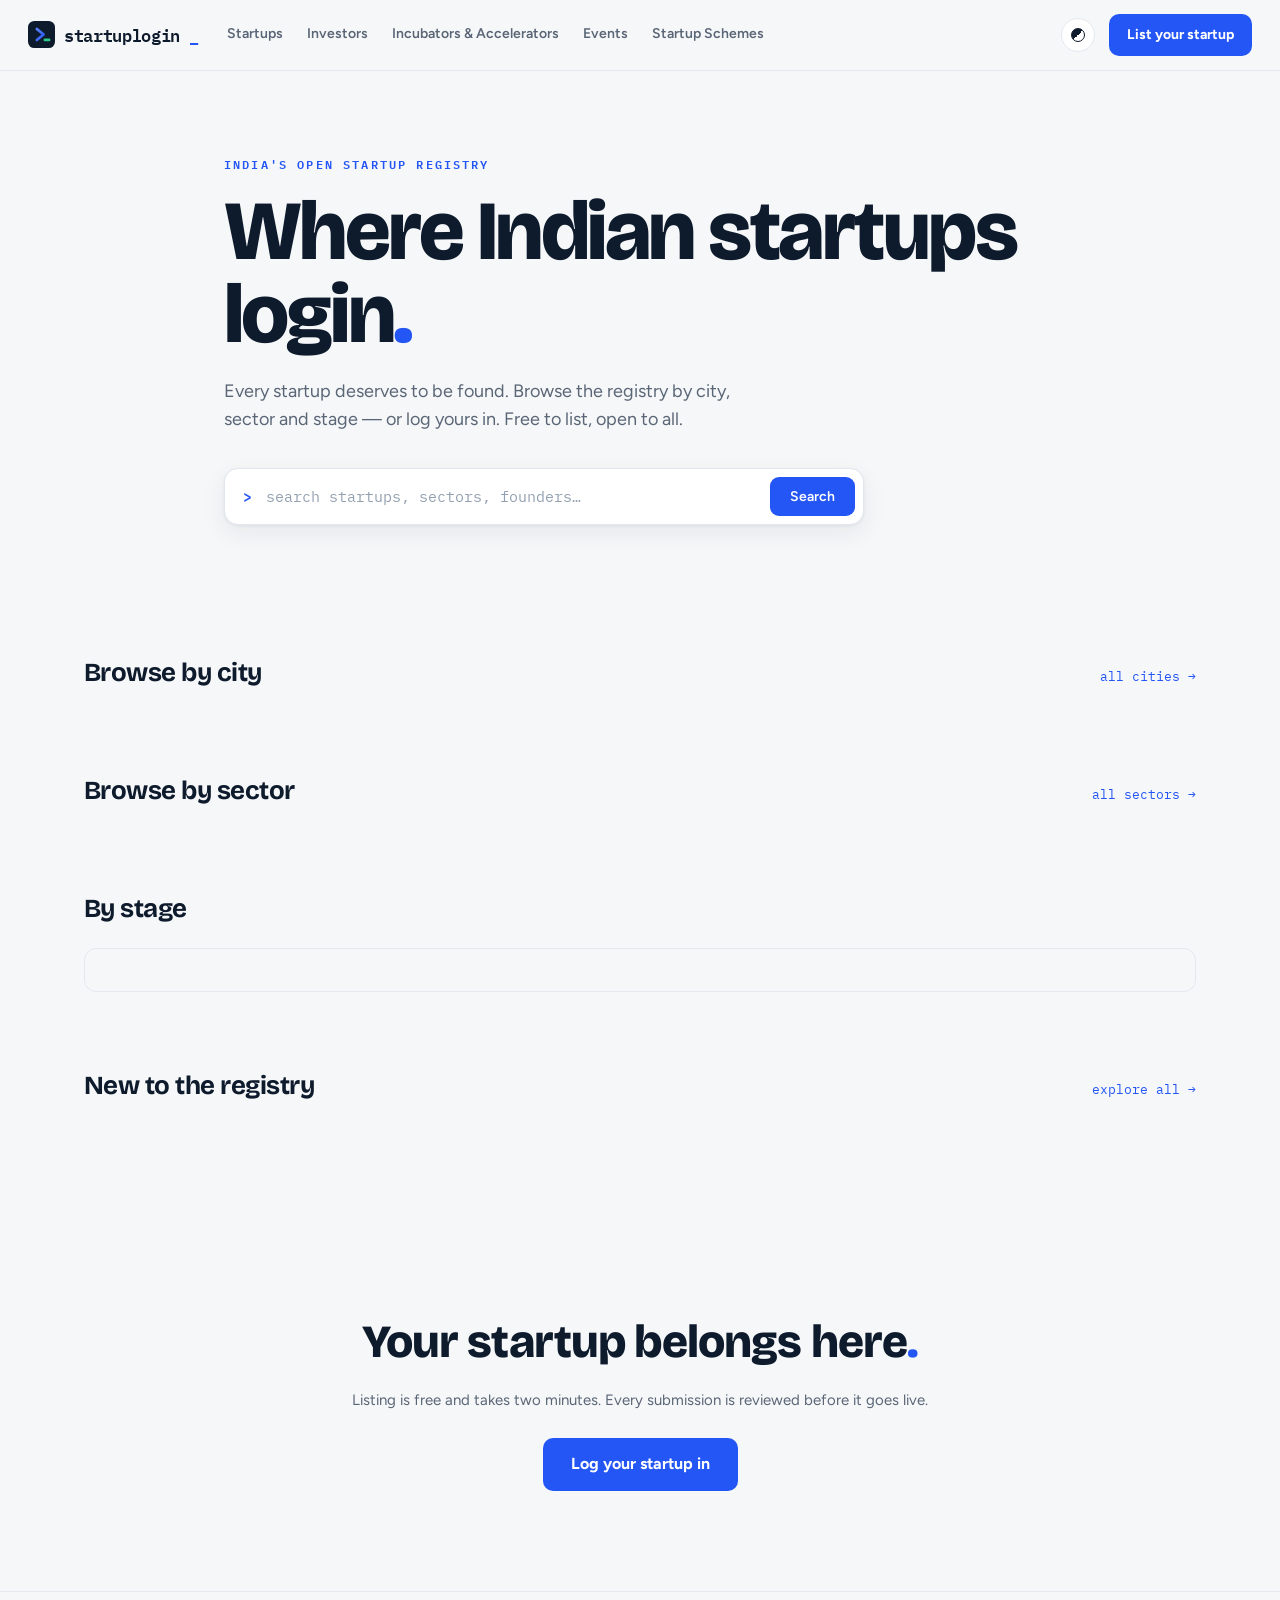
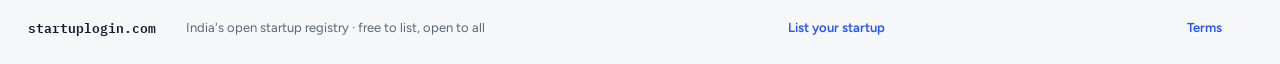
<file: index.html>
<!DOCTYPE html>
<html lang="en">
<head>
<meta charset="UTF-8">
<meta name="viewport" content="width=device-width, initial-scale=1.0">
<title>Startup Login — Where Indian Startups Log In</title>
<meta name="description" content="Startup Login is India's open startup registry. Discover startups and investors across 25+ Indian cities by city, sector and stage — and log your startup in for free.">
<meta property="og:title" content="Startup Login — Where Indian Startups Log In">
<meta property="og:description" content="India's open startup registry. Browse by city, sector and stage. Free to list, open to all.">
<meta property="og:type" content="website">
<meta property="og:url" content="https://startuplogin.com/">
<meta property="og:image" content="https://startuplogin.com/assets/og-image.png">
<meta property="og:site_name" content="Startup Login">
<meta name="twitter:card" content="summary_large_image">
<meta name="twitter:title" content="Startup Login — Where Indian Startups Log In">
<meta name="twitter:description" content="India's open startup registry. Browse startups, investors, incubators and events by city, sector and stage. Free to list.">
<meta name="twitter:image" content="https://startuplogin.com/assets/og-image.png">
<meta name="keywords" content="Indian startups, startup directory India, startup registry, startups in Bengaluru, startups in Hyderabad, Indian VC funds, angel investors India, incubators India, accelerators India, startup events India, list your startup">
<link rel="canonical" href="https://startuplogin.com/">
<link rel="icon" href="assets/favicon.svg" type="image/svg+xml">
<script type="application/ld+json">
{
  "@context": "https://schema.org",
  "@graph": [
    {
      "@type": "WebSite",
      "@id": "https://startuplogin.com/#website",
      "url": "https://startuplogin.com/",
      "name": "Startup Login",
      "description": "India's open startup registry — discover startups, investors, incubators and events across Indian cities.",
      "publisher": { "@id": "https://startuplogin.com/#org" },
      "inLanguage": "en"
    },
    {
      "@type": "Organization",
      "@id": "https://startuplogin.com/#org",
      "name": "Startup Login",
      "url": "https://startuplogin.com/",
      "logo": "https://startuplogin.com/assets/logo-mark.svg",
      "email": "support@startuplogin.com",
      "description": "The discovery platform for Indian startups: an open registry of startups, investors, incubators, accelerators and events, free to list and open to all.",
      "areaServed": "IN"
    },
    {
      "@type": "Dataset",
      "name": "Indian Startup Registry",
      "description": "Open directory of 800+ Indian startups plus investors, incubators, accelerators and startup events, browsable by city, sector and funding stage.",
      "url": "https://startuplogin.com/",
      "creator": { "@id": "https://startuplogin.com/#org" },
      "license": "https://startuplogin.com/",
      "spatialCoverage": "India"
    }
  ]
}
</script>
<link rel="preconnect" href="https://fonts.googleapis.com">
<link rel="preconnect" href="https://fonts.gstatic.com" crossorigin>
<link href="https://fonts.googleapis.com/css2?family=Bricolage+Grotesque:opsz,wght@12..96,400;12..96,600;12..96,700;12..96,800&family=Figtree:wght@400;500;600;700&family=IBM+Plex+Mono:wght@400;500;600&display=swap" rel="stylesheet">
<link rel="stylesheet" href="styles.css">
</head>
<body>

<noscript>
  <h1>Startup Login — India's open startup registry</h1>
  <p>Discover 800+ Indian startups, plus VC funds, angel networks, incubators,
  accelerators and startup events across Bengaluru, Hyderabad, Mumbai, Delhi,
  Gurugram, Pune, Chennai, Ahmedabad, Indore, Bhopal and more — filterable by
  city, sector and funding stage. Listing is free and open to all: submit your
  startup and it goes live after a quick review. Contact: support@startuplogin.com</p>
</noscript>

<header class="site-head">
  <a class="wordmark" href="#/"><svg class="logo-mark" viewBox="0 0 64 64" aria-hidden="true"><defs><linearGradient id="slgh" x1="0" y1="0" x2="1" y2="1"><stop offset="0" stop-color="#5b82ff"/><stop offset="1" stop-color="#2456f5"/></linearGradient></defs><rect width="64" height="64" rx="15" fill="#0e1b2c"/><path d="M21 19 L37 32 L21 45" fill="none" stroke="url(#slgh)" stroke-width="6.5" stroke-linecap="round" stroke-linejoin="round"/><line x1="40" y1="45" x2="50" y2="45" stroke="#2bc98a" stroke-width="6.5" stroke-linecap="round"/></svg>startuplogin<span class="cursor">_</span></a>
  <nav class="site-nav">
    <a href="#/startups" data-nav="startup">Startups</a>
    <a href="#/investors" data-nav="vc">Investors</a>
    <a href="#/incubators" data-nav="incubator">Incubators &amp; Accelerators</a>
    <a href="#/events" data-nav="event">Events</a>
    <a href="#/schemes" data-nav="scheme">Startup Schemes</a>
  </nav>
  <div class="head-actions">
    <button id="themeToggle" class="theme-toggle" aria-label="Switch theme" title="Switch theme">
      <span class="theme-dot"></span>
    </button>
    <a class="btn-cta" href="#/submit">List your startup</a>
  </div>
</header>

<main id="viewRoot">

  <!-- ============ HOME ============ -->
  <section id="homeView" class="view">
    <div class="hero">
      <p class="eyebrow">INDIA'S OPEN STARTUP REGISTRY</p>
      <h1 class="hero-title">Where Indian startups<br>login<span class="accent">.</span></h1>
      <p class="hero-sub">Every startup deserves to be found. Browse the registry by city,
        sector and stage — or log yours in. Free to list, open to all.</p>
      <form class="prompt-search" id="heroSearch">
        <span class="prompt-chevron">&gt;</span>
        <input id="heroSearchInput" type="search" placeholder="search startups, sectors, founders…" autocomplete="off" aria-label="Search the registry">
        <button type="submit">Search</button>
      </form>
      <div class="stat-strip" id="statStrip"></div>
    </div>

    <div class="rail">
      <div class="rail-head">
        <h2>Browse by city</h2>
        <a class="rail-more" href="#/startups">all cities →</a>
      </div>
      <div class="city-grid" id="cityGrid"></div>
    </div>

    <div class="rail">
      <div class="rail-head">
        <h2>Browse by sector</h2>
        <a class="rail-more" href="#/startups">all sectors →</a>
      </div>
      <div class="chip-cloud" id="sectorCloud"></div>
    </div>

    <div class="rail">
      <div class="rail-head">
        <h2>By stage</h2>
        <span class="rail-note mono" id="stageNote"></span>
      </div>
      <div class="stage-bar" id="stageBar"></div>
      <div class="stage-legend" id="stageLegend"></div>
    </div>

    <div class="rail">
      <div class="rail-head">
        <h2>New to the registry</h2>
        <a class="rail-more" href="#/startups">explore all →</a>
      </div>
      <div class="card-grid" id="freshGrid"></div>
    </div>

    <div class="vc-band" id="vcBand"></div>

    <div class="home-cta">
      <h2>Your startup belongs here<span class="accent">.</span></h2>
      <p>Listing is free and takes two minutes. Every submission is reviewed before it goes live.</p>
      <a class="btn-cta big" href="#/submit">Log your startup in</a>
    </div>
  </section>

  <!-- ============ EXPLORE ============ -->
  <section id="exploreView" class="view hidden">
    <h1 class="explore-title" id="exploreTitle">Startups</h1>
    <p class="trend-note hidden" id="trendNote"></p>
    <a class="trend-banner hidden" id="trendBanner" href="#/trending/spacetech">
      <span class="trend-dot" aria-hidden="true"></span>
      <span class="trend-label">TRENDING NOW</span>
      <span class="trend-text">🚀 Spacetech — India's orbit economy is taking off. <b id="trendCount"></b> startups on the registry</span>
      <span class="trend-arrow">→</span>
    </a>
    <div class="explore-bar">
      <div class="prompt-search slim">
        <span class="prompt-chevron">&gt;</span>
        <input id="searchInput" type="search" placeholder="search the registry…" autocomplete="off" aria-label="Search">
      </div>
      <select id="cityFilter" class="filter-select" aria-label="City"><option value="">City</option></select>
      <select id="stageFilter" class="filter-select" aria-label="Stage"><option value="">Stage</option></select>
      <div class="view-toggle hidden" id="fundToggle" role="tablist" aria-label="Funding">
        <button data-fund="" class="active" role="tab">All</button>
        <button data-fund="funded" role="tab">Funded</button>
        <button data-fund="bootstrapped" role="tab">Bootstrapped</button>
      </div>
      <select id="sectorFilter" class="filter-select" aria-label="Sector"><option value="">Sector</option></select>
    </div>
    <div class="applied-row" id="appliedRow"></div>
    <p class="result-line mono" id="resultLine"></p>

    <div id="gridRoot" class="grid-root">
      <div id="gridCards" class="card-grid wide"></div>
      <div id="gridEmpty" class="grid-empty hidden"></div>
    </div>
  </section>

  <!-- ============ PROFILE ============ -->
  <section id="profileView" class="view hidden">
    <div class="profile-inner" id="profileBody"></div>
  </section>

  <!-- ============ STARTUP SCHEMES (coming soon) ============ -->
  <section id="schemesView" class="view hidden">
    <div class="schemes-inner">
      <p class="eyebrow">COMING SOON</p>
      <h1>Startup Schemes<span class="accent">.</span></h1>
      <p class="schemes-sub">Every government scheme an Indian startup can actually use —
        central and state, in one place. Grants, seed funds, interest subsidies, patent
        and certification reimbursements, incubation support and tax benefits, with who
        qualifies, what you get and where to apply.</p>

      <ul class="schemes-preview">
        <li><b>Central schemes</b> — Startup India Seed Fund, Fund of Funds, CGSS, SISFS, MSME programmes</li>
        <li><b>State policies</b> — Telangana, Karnataka, Kerala, Gujarat, Maharashtra, Tamil Nadu and more</li>
        <li><b>Filtered the way you think</b> — by your state, sector, stage and entity type</li>
        <li><b>Deadlines that matter</b> — application windows, with what to prepare beforehand</li>
      </ul>

      <form id="notifyForm" class="notify-form" novalidate>
        <label for="notifyEmail">Get an email the day it goes live</label>
        <div class="notify-row">
          <input id="notifyStartup" name="startup" type="text"
                 placeholder="Startup name (optional)" autocomplete="organization" maxlength="80">
          <input id="notifyEmail" name="email" type="email" required
                 placeholder="you@company.com" autocomplete="email" maxlength="120">
          <button class="btn-cta" type="submit" id="notifyBtn">Notify me</button>
        </div>
        <small class="notify-note">One email about this, nothing else. No newsletter, no sharing your address.</small>
        <p id="notifyMsg" class="notify-msg hidden" role="status"></p>
      </form>
    </div>
  </section>

  <!-- ============ SUBMIT ============ -->
  <section id="submitView" class="view hidden">
    <div class="submit-inner">
      <p class="eyebrow">FREE LISTING</p>
      <div class="view-toggle submit-mode" role="tablist" aria-label="Listing type">
        <button id="modeStartupBtn" class="active" role="tab" data-mode="startup">Startup</button>
        <button id="modeInvestorBtn" role="tab" data-mode="investor">Investor</button>
        <button id="modeIncubatorBtn" role="tab" data-mode="incubator">Incubator / Accelerator</button>
        <button id="modeEventBtn" role="tab" data-mode="event">Event</button>
      </div>
      <h1 id="submitTitle">Log your startup in<span class="accent">.</span></h1>
      <p class="submit-sub">Only the name and a one-line description are required — fill in
        whatever you know. We review every submission before it goes live.</p>

      <ol class="status-track" id="statusTrack">
        <li class="on" data-step="1"><span>1</span>Submit</li>
        <li data-step="2"><span>2</span>Review</li>
        <li data-step="3"><span>3</span>Live on the registry</li>
      </ol>

      <form id="submitForm" novalidate>
        <div class="form-row">
          <label><span id="lblName">Company name</span> <em class="req">*</em>
            <input name="name" required maxlength="80" autocomplete="organization">
            <small class="dup-hint hidden" id="dupHint"></small>
          </label>
          <label>Website
            <input name="website" type="url" placeholder="https://…">
          </label>
        </div>
        <label>One-line description <em class="req">*</em> <small class="hint" id="lblTagHint">what you do, in a sentence</small>
          <input name="tagline" required maxlength="200">
        </label>
        <div class="form-row">
          <label>City
            <select name="city" id="citySelect">
              <option value="">Select your city…</option>
              <option>Bengaluru</option><option>Hyderabad</option><option>Mumbai</option>
              <option>Delhi</option><option>Gurugram</option><option>Noida</option>
              <option>Pune</option><option>Chennai</option><option>Ahmedabad</option>
              <option>Jaipur</option>
              <option value="Other">Other — add your city</option>
            </select>
            <input name="cityOther" id="cityOther" class="other-input hidden" placeholder="Type your city" maxlength="40" aria-label="Your city">
          </label>
          <label><span id="lblSector">Sector</span>
            <select name="sector" id="sectorSelect">
              <option value="">Select a sector…</option>
              <option>AI</option><option>SaaS</option><option>Fintech</option>
              <option>Edtech</option><option>Healthtech</option><option>Agritech</option>
              <option>D2C</option><option>E-commerce</option><option>Consumer</option>
              <option>Deeptech</option><option>Cybersecurity</option><option>Gaming</option>
              <option>Sports</option><option>Cleantech</option><option>Logistics</option>
              <option>HRtech</option><option>Foodtech</option><option>Media &amp; Adtech</option>
              <option>Proptech</option><option>Traveltech</option><option>Legaltech</option>
              <option>Spacetech</option><option>Manufacturing</option><option>IT Services</option>
              <option value="Other">Other — tell us</option>
            </select>
            <input name="sectorOther" id="sectorOther" class="other-input hidden" placeholder="Describe your sector" maxlength="60" aria-label="Your sector">
          </label>
        </div>
        <div class="form-row">
          <label id="stageField">Stage
            <select name="stage">
              <option value="">Select a stage…</option>
              <option>Pre-seed</option><option>Seed</option><option>Series A</option>
              <option>Series B</option><option>Series C+</option><option>Bootstrapped</option>
              <option>Public</option><option>Acquired</option>
            </select>
          </label>
          <label id="foundedField">Founded year
            <input name="founded" inputmode="numeric" placeholder="e.g. 2023" maxlength="4">
          </label>
          <label id="timingField" class="hidden">When does it happen?
            <input name="timing" placeholder="e.g. Annual · October, or 12–14 Mar 2027" maxlength="60">
          </label>
        </div>
        <div class="form-row">
          <label><span id="lblFounders">Founder name(s)</span>
            <input name="founders" placeholder="e.g. Anita Rao, Vikram Shah" maxlength="120">
          </label>
          <label><span id="lblLinkedin">Founder's LinkedIn</span>
            <input name="linkedin" type="url" placeholder="https://linkedin.com/in/…">
          </label>
        </div>
        <label>Your email <small class="hint">we'll notify you here once you're listed</small>
          <input name="email" type="email" placeholder="you@example.com">
        </label>
        <div class="form-actions">
          <button type="submit" class="btn-cta big">Submit for review</button>
          <a href="#/" class="cancel-link">Cancel</a>
        </div>
        <p id="submitMsg" class="submit-msg hidden" role="status"></p>
      </form>
    </div>
  </section>

</main>

<footer class="site-foot">
  <span class="mono">startuplogin.com</span>
  <span>India's open startup registry · free to list, open to all</span>
  <a href="#/submit">List your startup</a>
  <a href="/terms">Terms</a>
  <span class="mono" id="dataStatus" title="Where this page's listings are loaded from"></span>
</footer>

<div id="toast" class="toast" role="status"></div>

<script src="config.js"></script>
<script src="vendor/supabase/supabase.js"></script>
<script src="db.js"></script>
<script src="data/startups.js"></script>
<script src="data/vcs.js"></script>
<script src="data/incubators.js"></script>
<script src="data/events.js"></script>
<script src="app.js"></script>
</body>
</html>
</file>
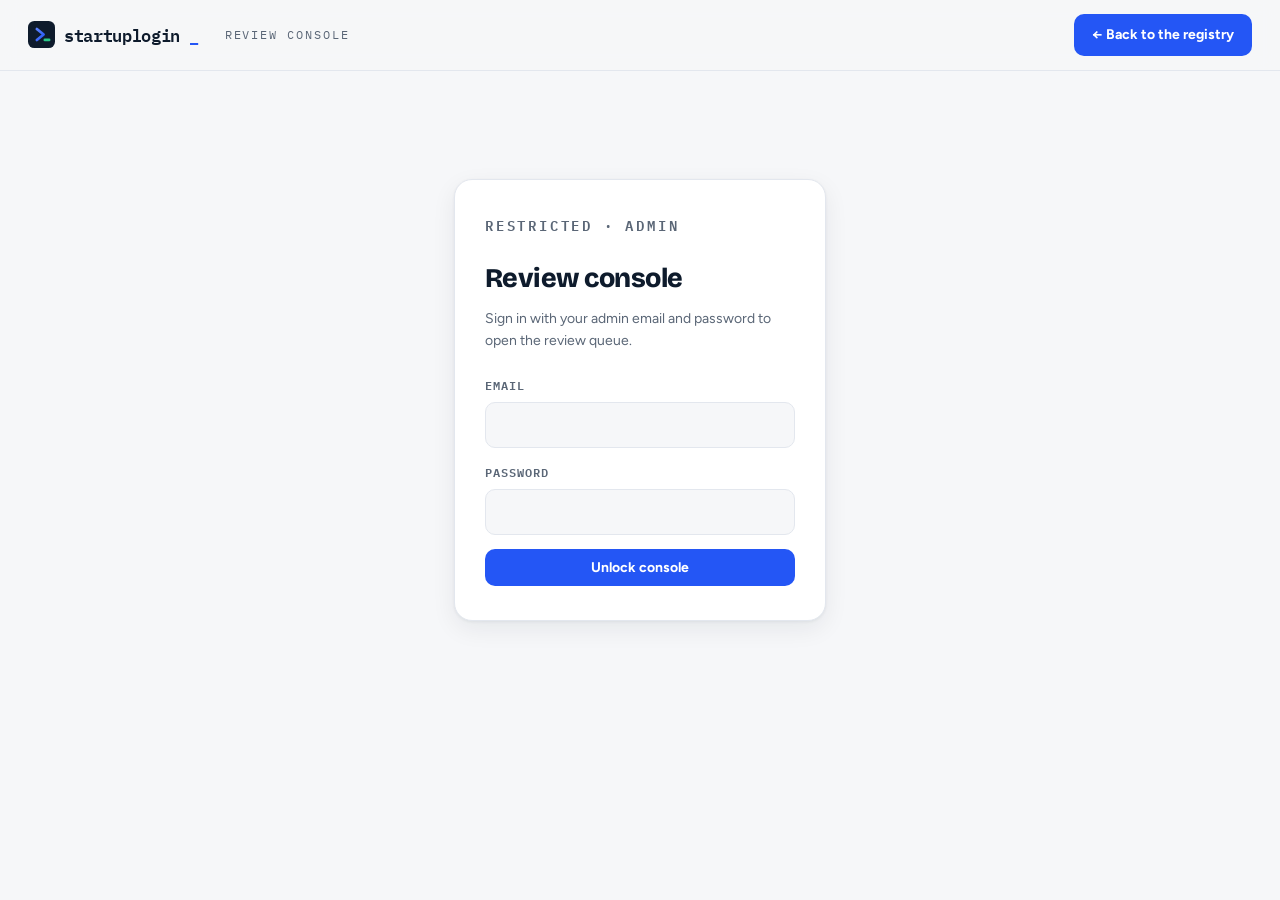
<file: admin.html>
<!DOCTYPE html>
<html lang="en">
<head>
<meta charset="UTF-8">
<meta name="viewport" content="width=device-width, initial-scale=1.0">
<title>Startup Login — Review Console</title>
<meta name="robots" content="noindex, nofollow">
<link rel="icon" href="assets/favicon.svg" type="image/svg+xml">
<link rel="preconnect" href="https://fonts.googleapis.com">
<link rel="preconnect" href="https://fonts.gstatic.com" crossorigin>
<link href="https://fonts.googleapis.com/css2?family=Bricolage+Grotesque:wght@500;700;800&family=Figtree:wght@400;500;600;700&family=IBM+Plex+Mono:wght@400;500;600&display=swap" rel="stylesheet">
<link rel="stylesheet" href="styles.css">
<style>
  .site-head { position: static; }
  .gate-wrap { max-width: 420px; margin: 12vh auto 0; padding: 0 24px; }
  .gate-card { background: var(--surface); border: 1px solid var(--hairline); border-radius: 18px; padding: 34px 30px; box-shadow: var(--shadow); }
  .gate-eyebrow { font-family: var(--font-mono); font-size: 11px; font-weight: 600; letter-spacing: .2em; color: var(--accent); margin: 0 0 12px; }
  .gate-card h1 { font-family: var(--font-display); font-size: 27px; font-weight: 800; letter-spacing: -.02em; margin: 0 0 8px; }
  .gate-card p { color: var(--ink-soft); font-size: 14px; line-height: 1.6; margin: 0 0 22px; }
  .gate-card label { display: block; font: 600 12px var(--font-mono); letter-spacing: .08em; color: var(--ink-soft); text-transform: uppercase; }
  .gate-card input { display: block; width: 100%; margin: 7px 0 14px; font: 500 16px var(--font-mono); color: var(--ink); background: var(--ground); border: 1.5px solid var(--hairline); border-radius: 10px; padding: 12px 14px; outline: none; box-sizing: border-box; letter-spacing: .08em; }
  .gate-card input:focus { border-color: var(--accent); }
  .gate-err { color: var(--warn-ink); background: var(--warn-soft); border-radius: 9px; padding: 9px 13px; font-size: 13px; margin: 0 0 14px; }
  .console-wrap { max-width: 1160px; margin: 0 auto; padding: 34px 24px 80px; }
  .console-title { font-family: var(--font-display); font-size: 34px; font-weight: 800; letter-spacing: -.02em; margin: 0 0 6px; }
  .account-bar { display: flex; align-items: center; justify-content: space-between; gap: 12px; flex-wrap: wrap;
    margin: 0 0 18px; padding: 10px 14px; border: 1px solid var(--line, rgba(128,128,128,.25)); border-radius: 10px; font-size: 13px; }
  .console-sub { color: var(--ink-soft); margin: 0 0 30px; max-width: 640px; }
  .console-tabs { display: inline-flex; gap: 4px; margin: 0 0 22px; padding: 4px;
    border: 1px solid var(--hairline); border-radius: 12px; }
  .console-tabs button { font: 600 13px var(--font-body, inherit); padding: 8px 16px;
    border: 0; border-radius: 9px; background: transparent; color: var(--ink-soft); cursor: pointer; }
  .console-tabs button.active { background: var(--ink); color: var(--ground); }
  .signup-toolbar { display: flex; align-items: center; gap: 12px; flex-wrap: wrap; margin: 0 0 16px; }
  .signup-toolbar .count { font: 600 13px var(--font-mono); color: var(--ink-soft); }
  .signup-table { width: 100%; border-collapse: collapse; font-size: 14px; }
  .signup-table th { text-align: left; font: 600 11px var(--font-mono); letter-spacing: .08em;
    text-transform: uppercase; color: var(--ink-soft); padding: 0 10px 10px 0; border-bottom: 1px solid var(--hairline); }
  .signup-table td { padding: 10px 10px 10px 0; border-bottom: 1px solid var(--hairline); vertical-align: top; }
  .signup-table td.email { font-family: var(--font-mono); word-break: break-all; }
  .signup-table td .muted { color: var(--ink-soft); opacity: .5; }
  .signup-table td.when { color: var(--ink-soft); white-space: nowrap; }
  .signup-src { font: 600 11px var(--font-mono); letter-spacing: .06em; text-transform: uppercase;
    padding: 2px 8px; border-radius: 999px; background: var(--warn-soft, rgba(36,86,245,.1)); }
  .console-grid { display: grid; grid-template-columns: minmax(300px, 5fr) minmax(340px, 7fr); gap: 26px; align-items: start; }
  @media (max-width: 920px) { .console-grid { grid-template-columns: 1fr; } }

  .panel { background: var(--surface); border: 1px solid var(--hairline); border-radius: 16px; padding: 20px; }
  .panel h2 { font-family: var(--font-mono); font-size: 12px; font-weight: 600; letter-spacing: .16em; color: var(--ink-soft); margin: 0 0 14px; text-transform: uppercase; }
  .panel + .panel { margin-top: 22px; }

  .paste-box { width: 100%; min-height: 130px; resize: vertical; font-family: var(--font-mono); font-size: 12.5px; color: var(--ink); background: var(--ground); border: 1.5px solid var(--hairline); border-radius: 10px; padding: 12px; outline: none; }
  .paste-box:focus { border-color: var(--accent); }
  .panel-actions { display: flex; flex-wrap: wrap; gap: 10px; margin-top: 12px; }
  .btn-ghost2 { border: 1.5px solid var(--hairline); background: var(--surface); color: var(--ink); font: 600 13px var(--font-body); padding: 9px 15px; border-radius: 9px; cursor: pointer; }
  .btn-ghost2:hover { border-color: var(--accent); color: var(--accent); }

  .queue-item { display: flex; align-items: center; gap: 10px; padding: 11px 6px; border-bottom: 1px solid var(--hairline); cursor: pointer; border-radius: 8px; }
  .queue-item:hover { background: var(--surface-2); }
  .queue-item.sel { background: var(--accent-soft); }
  .queue-item .q-name { font-weight: 700; font-size: 14px; }
  .queue-item .q-meta { font-family: var(--font-mono); font-size: 11px; color: var(--ink-soft); }
  .queue-item .q-status { margin-left: auto; font-family: var(--font-mono); font-size: 10.5px; font-weight: 600; letter-spacing: .08em; padding: 3px 9px; border-radius: 999px; }
  .q-status.pending { background: var(--surface-2); color: var(--ink-soft); }
  .q-status.approved { background: var(--live-soft); color: var(--live); }
  .q-status.rejected { background: var(--warn-soft); color: var(--warn-ink); }
  .queue-empty { color: var(--ink-faint); font-size: 13.5px; padding: 14px 4px; }

  .editor-grid { display: grid; grid-template-columns: 1fr 1fr; gap: 12px 14px; }
  .editor-grid label, .editor-full label { display: block; font: 600 12px var(--font-mono); letter-spacing: .06em; color: var(--ink-soft); text-transform: uppercase; }
  .editor-grid input, .editor-grid select, .editor-full input, .editor-full textarea {
    display: block; width: 100%; margin-top: 5px; font: 500 14px var(--font-body); color: var(--ink);
    background: var(--ground); border: 1.5px solid var(--hairline); border-radius: 9px; padding: 9px 11px; outline: none; box-sizing: border-box;
  }
  .editor-grid input:focus, .editor-grid select:focus, .editor-full input:focus, .editor-full textarea:focus { border-color: var(--accent); }
  .editor-full { margin-top: 12px; }
  .editor-full textarea { min-height: 74px; resize: vertical; font-family: var(--font-body); }
  .dup-warn { margin-top: 12px; background: var(--warn-soft); color: var(--warn-ink); border-radius: 9px; padding: 10px 13px; font-size: 13px; }
  .decision-row { display: flex; gap: 10px; margin-top: 18px; align-items: center; flex-wrap: wrap; }
  .btn-approve { border: 0; background: var(--live); color: #fff; font: 700 14px var(--font-body); padding: 11px 22px; border-radius: 10px; cursor: pointer; }
  .btn-approve:hover { filter: brightness(1.08); }
  .btn-reject { border: 1.5px solid var(--warn-ink); background: transparent; color: var(--warn-ink); font: 600 13.5px var(--font-body); padding: 10px 18px; border-radius: 10px; cursor: pointer; }

  .preview-note { font-family: var(--font-mono); font-size: 11px; color: var(--ink-faint); margin: 0 0 10px; letter-spacing: .1em; }
  #previewCard .reg-card { cursor: default; }

  .export-bar { display: flex; align-items: center; gap: 14px; flex-wrap: wrap; margin-top: 8px; }
  .export-count { font-family: var(--font-mono); font-size: 13px; color: var(--ink-soft); }
  .export-count b { color: var(--live); }
  .export-steps { font-size: 13px; color: var(--ink-soft); line-height: 1.65; margin: 14px 0 0; padding-left: 18px; }
  .export-steps code { font-family: var(--font-mono); font-size: 12px; background: var(--surface-2); border-radius: 5px; padding: 1px 6px; }
</style>
</head>
<body>

<header class="site-head">
  <a class="wordmark" href="index.html"><svg class="logo-mark" viewBox="0 0 64 64" aria-hidden="true"><defs><linearGradient id="slga" x1="0" y1="0" x2="1" y2="1"><stop offset="0" stop-color="#5b82ff"/><stop offset="1" stop-color="#2456f5"/></linearGradient></defs><rect width="64" height="64" rx="15" fill="#0e1b2c"/><path d="M21 19 L37 32 L21 45" fill="none" stroke="url(#slga)" stroke-width="6.5" stroke-linecap="round" stroke-linejoin="round"/><line x1="40" y1="45" x2="50" y2="45" stroke="#2bc98a" stroke-width="6.5" stroke-linecap="round"/></svg>startuplogin<span class="cursor">_</span></a>
  <nav class="site-nav"><span class="mono" style="font-size:12px;letter-spacing:.16em;color:var(--ink-soft)">REVIEW CONSOLE</span></nav>
  <div class="head-actions">
    <a class="btn-cta" href="index.html">← Back to the registry</a>
  </div>
</header>

<div class="gate-wrap hidden" id="gateWrap">
  <div class="gate-card">
    <p class="gate-eyebrow">RESTRICTED · ADMIN</p>
    <h1>Review console</h1>
    <p id="gateDesc">Enter the admin passcode to open the submission review queue.</p>
    <form id="gateForm">
      <label for="gateEmail" id="gateEmailLabel" class="hidden">Email</label>
      <input id="gateEmail" type="email" autocomplete="username" class="hidden">
      <label for="gatePass" id="gatePassLabel">Passcode</label>
      <input id="gatePass" type="password" autocomplete="current-password" autofocus>
      <p class="gate-err hidden" id="gateErr">That passcode isn't right — try again.</p>
      <button type="submit" class="btn-cta" style="width:100%">Unlock console</button>
    </form>
  </div>
</div>

<div class="console-wrap hidden" id="consoleWrap">
  <div class="account-bar hidden" id="accountBar">
    <span class="mono">signed in as <b id="accountEmail"></b></span>
    <button class="btn-ghost2" id="signOutBtn">Sign out</button>
  </div>
  <h1 class="console-title">Review queue</h1>
  <p class="console-sub">Paste submissions from your inbox, check them against the registry,
    approve or reject — then export the updated data file and push it. Nothing here is
    published until you commit the export.</p>

  <div class="console-tabs" role="tablist">
    <button id="tabQueueBtn" class="active" role="tab" data-tab="queue">Review queue</button>
    <button id="tabSignupsBtn" role="tab" data-tab="signups">Signups</button>
  </div>

  <div class="console-grid" id="queueTab">
    <div>
      <section class="panel">
        <h2>1 · Add submissions</h2>
        <textarea id="pasteBox" class="paste-box" placeholder='Paste one or more submissions — the JSON from a Formspree email, or plain lines like:&#10;&#10;name: Acme Robotics&#10;website: https://acme.in&#10;tagline: Warehouse robots for Indian D2C brands&#10;city: Pune&#10;stage: Seed'></textarea>
        <div class="panel-actions">
          <button class="btn-cta" id="parseBtn">Add to queue</button>
          <button class="btn-ghost2 hidden" id="refreshDbBtn">Refresh from database</button>
          <button class="btn-ghost2 hidden" id="syncDbBtn" title="Pushes every listing bundled with this deploy into the database — run after each site update">Sync site data → database</button>
          <span class="queue-empty hidden" id="syncStatus"></span>
          <button class="btn-ghost2" id="loadLocalBtn" title="Loads test submissions made from this same browser">Load this browser's test submissions</button>
        </div>
      </section>

      <section class="panel">
        <h2>2 · Queue</h2>
        <div id="queueList"></div>
        <p class="queue-empty" id="queueEmpty">Queue is empty — paste a submission above to begin.</p>
      </section>

      <section class="panel">
        <h2>4 · Publish</h2>
        <p class="queue-empty hidden" id="dbModeNote">Connected to the database — approvals go
          live on the site instantly. No export or commit needed.</p>
        <div class="export-bar" id="exportBar">
          <span class="export-count"><b id="approvedCount">0</b> approved, ready to publish</span>
          <button class="btn-cta" id="exportBtn">Download updated startups.js</button>
          <button class="btn-ghost2" id="copyBtn">Copy new entries as JSON</button>
        </div>
        <ol class="export-steps">
          <li>Download the file — it's the full registry data with your approvals added.</li>
          <li>In the GitHub repo, open <code>data/startups.js</code> → Edit → replace its contents with the downloaded file (or commit it from your computer).</li>
          <li>Commit to <code>main</code>. The live site updates itself in about a minute.</li>
        </ol>
      </section>
    </div>

    <div>
      <section class="panel">
        <h2>3 · Check &amp; decide</h2>
        <div id="editorEmpty" class="queue-empty">Select a submission from the queue to review it.</div>
        <div id="editorBody" class="hidden">
          <div class="editor-grid">
            <label>Listing type
              <select id="f_type">
                <option value="startup">Startup</option>
                <option value="vc">Investor</option>
                <option value="incubator">Incubator / Accelerator</option>
                <option value="event">Event</option>
              </select>
            </label>
            <label>Name<input id="f_name"></label>
            <label>Website<input id="f_website"></label>
            <label>City<input id="f_city" list="cityList"><datalist id="cityList"></datalist></label>
            <label>Sector / category<input id="f_sector" list="sectorList"><datalist id="sectorList"></datalist></label>
            <label>Stage<select id="f_stage"><option value="">—</option></select></label>
            <label>Founded<input id="f_founded" placeholder="e.g. 2021"></label>
            <label>Timing <small style="text-transform:none;letter-spacing:0">(events)</small><input id="f_timing" placeholder="e.g. Annual · October"></label>
            <label>Founders<input id="f_founders" placeholder="names only"></label>
            <label>Founder LinkedIn <small style="text-transform:none;letter-spacing:0">(not published)</small><input id="f_linkedin"></label>
            <label>Submitter email<input id="f_email" disabled></label>
          </div>
          <div class="editor-full"><label>One-liner<input id="f_tagline"></label></div>
          <div class="editor-full"><label>Description (optional)<textarea id="f_description"></textarea></label></div>
          <div id="dupWarn" class="dup-warn hidden"></div>

          <p class="preview-note" style="margin-top:20px">LIVE PREVIEW — HOW IT WILL APPEAR ON THE REGISTRY</p>
          <div id="previewCard"></div>

          <div class="decision-row">
            <button class="btn-approve" id="approveBtn">✓ Approve for the registry</button>
            <button class="btn-reject" id="rejectBtn">Reject</button>
          </div>
        </div>
      </section>
    </div>
  </div>

  <div id="signupsTab" class="hidden">
    <section class="panel">
      <h2>Startup Schemes — notify list</h2>
      <p class="console-sub" style="margin:0 0 18px">Everyone who asked to be told when the
        Startup Schemes section launches. Readable only by the admin account; the public
        key can add an address but never list them.</p>
      <div class="signup-toolbar">
        <button class="btn-ghost2" id="reloadSignupsBtn">Reload</button>
        <button class="btn-cta" id="exportSignupsBtn">Download CSV</button>
        <span class="count" id="signupCount"></span>
      </div>
      <p class="queue-empty" id="signupsEmpty">Loading…</p>
      <table class="signup-table hidden" id="signupsTable">
        <thead><tr><th>Email</th><th>Startup</th><th>Section</th><th>Signed up</th></tr></thead>
        <tbody id="signupsBody"></tbody>
      </table>
    </section>
  </div>
</div>

<div class="toast" id="toast"></div>

<script src="config.js"></script>
<script src="vendor/supabase/supabase.js"></script>
<script src="db.js"></script>
<script src="data/startups.js"></script>
<script src="data/vcs.js"></script>
<script src="data/incubators.js"></script>
<script src="data/events.js"></script>
<script src="admin.js"></script>
</body>
</html>
</file>
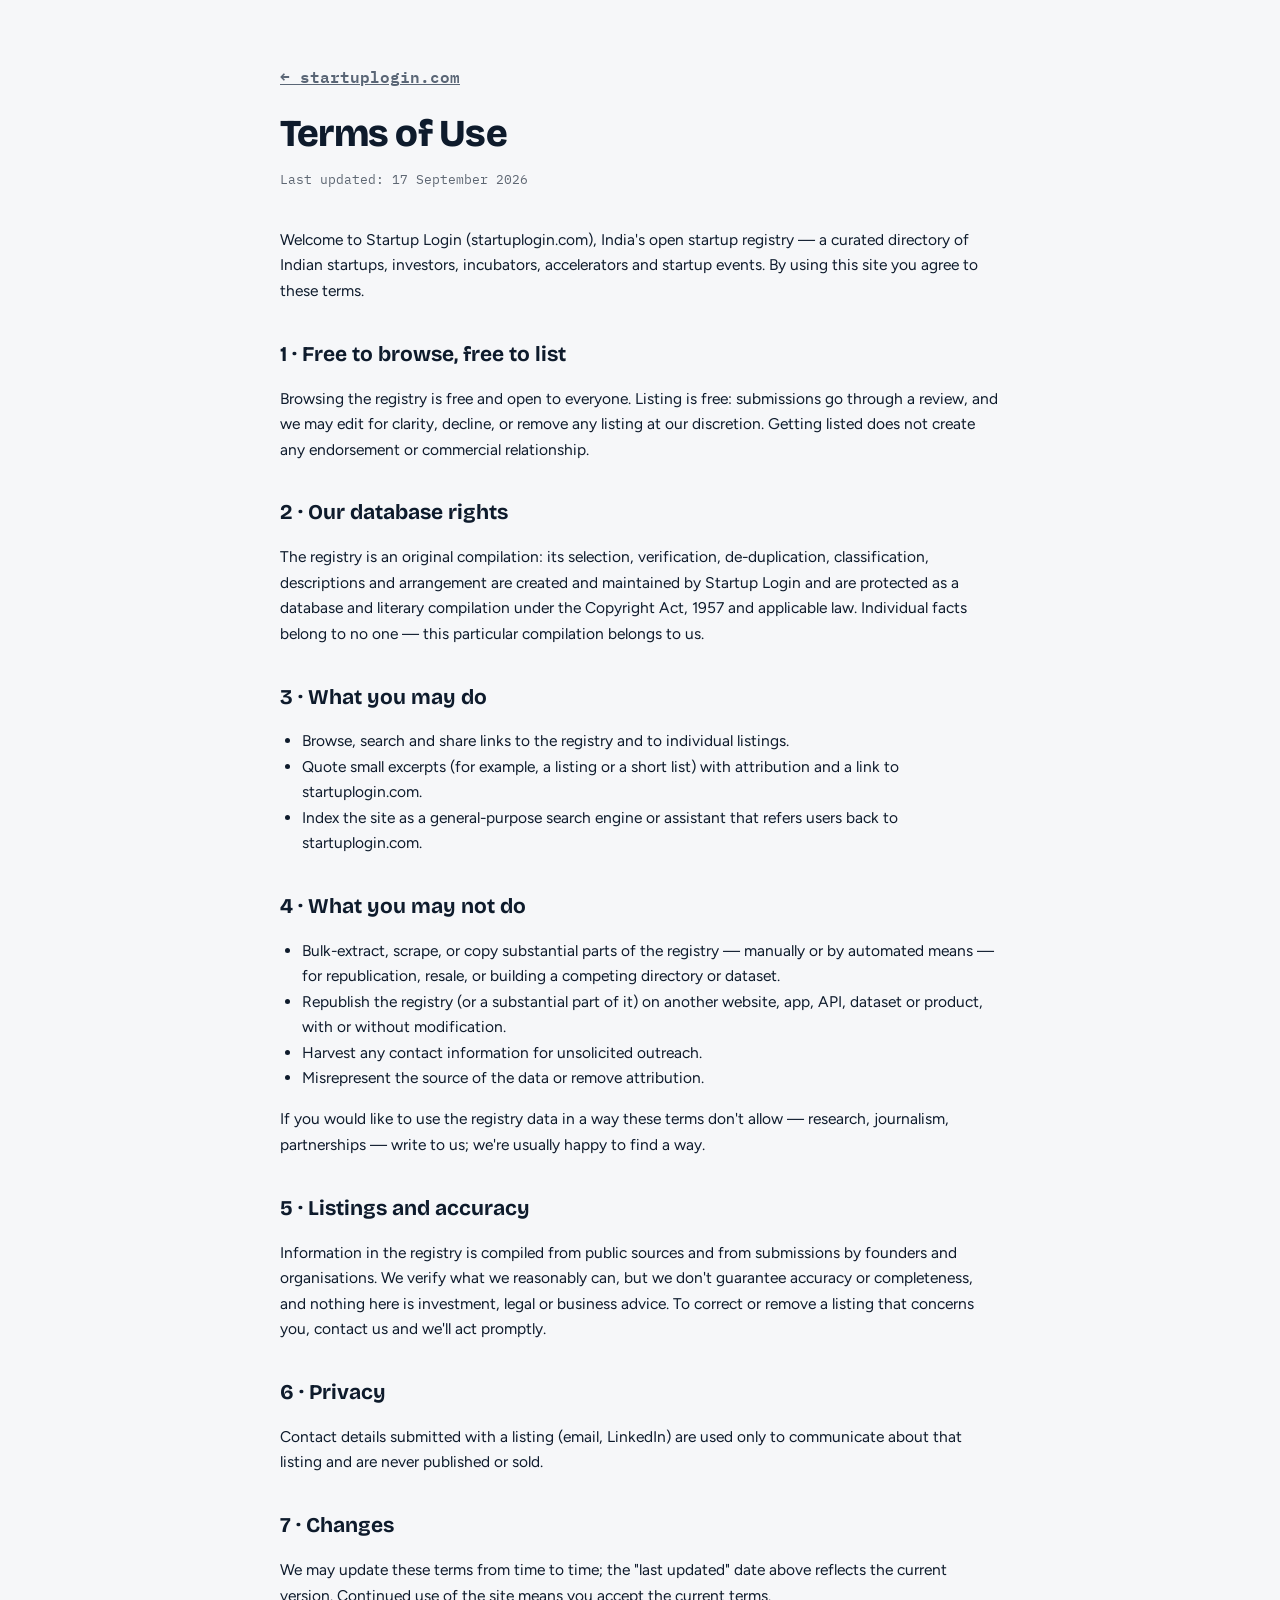
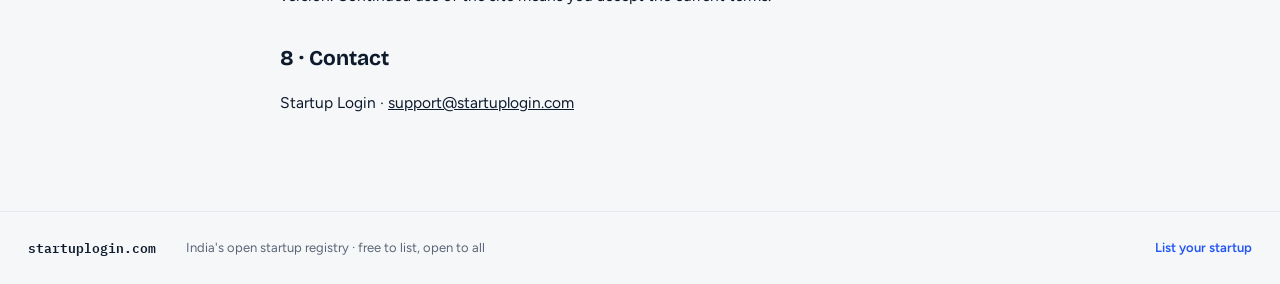
<file: terms.html>
<!DOCTYPE html>
<html lang="en">
<head>
<meta charset="UTF-8">
<meta name="viewport" content="width=device-width, initial-scale=1.0">
<title>Terms of Use — Startup Login</title>
<meta name="description" content="Terms of use for startuplogin.com — India's open startup registry. Free to browse and list; bulk extraction and republication of the registry are not permitted.">
<link rel="canonical" href="https://startuplogin.com/terms">
<link rel="icon" href="assets/favicon.svg" type="image/svg+xml">
<link rel="preconnect" href="https://fonts.googleapis.com">
<link rel="preconnect" href="https://fonts.gstatic.com" crossorigin>
<link href="https://fonts.googleapis.com/css2?family=Bricolage+Grotesque:opsz,wght@12..96,400;12..96,600;12..96,700;12..96,800&family=Figtree:wght@400;500;600;700&family=IBM+Plex+Mono:wght@400;500;600&display=swap" rel="stylesheet">
<link rel="stylesheet" href="styles.css">
<style>
  .terms-wrap { max-width: 760px; margin: 0 auto; padding: 48px 20px 80px; }
  .terms-wrap h1 { font-family: var(--font-display); font-size: 38px; font-weight: 800; letter-spacing: -.02em; margin: 0 0 6px; }
  .terms-wrap .updated { font-family: var(--font-mono, 'IBM Plex Mono', monospace); font-size: 13px; opacity: .65; margin: 0 0 36px; }
  .terms-wrap h2 { font-family: var(--font-display); font-size: 21px; font-weight: 700; margin: 34px 0 10px; }
  .terms-wrap p, .terms-wrap li { font-size: 15.5px; line-height: 1.65; }
  .terms-wrap ul { padding-left: 22px; }
  .back-link { font-family: var(--font-mono, 'IBM Plex Mono', monospace); font-size: 13px; }
</style>
</head>
<body>

<main class="terms-wrap">
  <p class="back-link"><a href="/">&larr; startuplogin.com</a></p>
  <h1>Terms of Use</h1>
  <p class="updated">Last updated: 17 September 2026</p>

  <p>Welcome to Startup Login (startuplogin.com), India's open startup registry —
  a curated directory of Indian startups, investors, incubators, accelerators and
  startup events. By using this site you agree to these terms.</p>

  <h2>1 · Free to browse, free to list</h2>
  <p>Browsing the registry is free and open to everyone. Listing is free:
  submissions go through a review, and we may edit for clarity, decline, or
  remove any listing at our discretion. Getting listed does not create any
  endorsement or commercial relationship.</p>

  <h2>2 · Our database rights</h2>
  <p>The registry is an original compilation: its selection, verification,
  de-duplication, classification, descriptions and arrangement are created and
  maintained by Startup Login and are protected as a database and literary
  compilation under the Copyright Act, 1957 and applicable law. Individual facts
  belong to no one — this particular compilation belongs to us.</p>

  <h2>3 · What you may do</h2>
  <ul>
    <li>Browse, search and share links to the registry and to individual listings.</li>
    <li>Quote small excerpts (for example, a listing or a short list) with
    attribution and a link to startuplogin.com.</li>
    <li>Index the site as a general-purpose search engine or assistant that
    refers users back to startuplogin.com.</li>
  </ul>

  <h2>4 · What you may not do</h2>
  <ul>
    <li>Bulk-extract, scrape, or copy substantial parts of the registry —
    manually or by automated means — for republication, resale, or building a
    competing directory or dataset.</li>
    <li>Republish the registry (or a substantial part of it) on another website,
    app, API, dataset or product, with or without modification.</li>
    <li>Harvest any contact information for unsolicited outreach.</li>
    <li>Misrepresent the source of the data or remove attribution.</li>
  </ul>
  <p>If you would like to use the registry data in a way these terms don't
  allow — research, journalism, partnerships — write to us; we're usually happy
  to find a way.</p>

  <h2>5 · Listings and accuracy</h2>
  <p>Information in the registry is compiled from public sources and from
  submissions by founders and organisations. We verify what we reasonably can,
  but we don't guarantee accuracy or completeness, and nothing here is
  investment, legal or business advice. To correct or remove a listing that
  concerns you, contact us and we'll act promptly.</p>

  <h2>6 · Privacy</h2>
  <p>Contact details submitted with a listing (email, LinkedIn) are used only to
  communicate about that listing and are never published or sold.</p>

  <h2>7 · Changes</h2>
  <p>We may update these terms from time to time; the "last updated" date above
  reflects the current version. Continued use of the site means you accept the
  current terms.</p>

  <h2>8 · Contact</h2>
  <p>Startup Login · <a href="mailto:support@startuplogin.com">support@startuplogin.com</a></p>
</main>

<footer class="site-foot">
  <span class="mono">startuplogin.com</span>
  <span>India's open startup registry · free to list, open to all</span>
  <a href="/#/submit">List your startup</a>
</footer>

</body>
</html>
</file>
<file: styles.css>
/* ================= Startup Login — registry design system ================= */

:root {
  /* light (default) */
  --ground: #f6f7f9;
  --surface: #ffffff;
  --surface-2: #eef1f5;
  --ink: #0e1b2c;
  --ink-soft: #5a6676;
  --ink-faint: #93a0b0;
  --hairline: #e3e7ee;
  --accent: #2456f5;
  --accent-ink: #ffffff;
  --accent-soft: #e8eeff;
  --live: #0fa36b;
  --live-soft: #e2f6ed;
  --warn-soft: #fdeaea;
  --warn-ink: #a02020;
  --shadow: 0 1px 3px rgba(14, 27, 44, .06), 0 8px 24px rgba(14, 27, 44, .07);
  --shadow-lift: 0 2px 6px rgba(14, 27, 44, .08), 0 14px 34px rgba(14, 27, 44, .12);

  --font-display: 'Bricolage Grotesque', 'Arial Black', sans-serif;
  --font-body: 'Figtree', -apple-system, 'Segoe UI', sans-serif;
  --font-mono: 'IBM Plex Mono', 'Courier New', monospace;
}
@media (prefers-color-scheme: dark) {
  :root:not([data-theme="light"]) {
    --ground: #0b1220;
    --surface: #121a2b;
    --surface-2: #1a2438;
    --ink: #e8edf5;
    --ink-soft: #9aa7ba;
    --ink-faint: #64708a;
    --hairline: #23304a;
    --accent: #5b82ff;
    --accent-ink: #0b1220;
    --accent-soft: #1c2a52;
    --live: #2bc98a;
    --live-soft: #123529;
    --warn-soft: #3a1a1a;
    --warn-ink: #ff9d9d;
    --shadow: 0 1px 3px rgba(0, 0, 0, .3), 0 8px 24px rgba(0, 0, 0, .35);
    --shadow-lift: 0 2px 6px rgba(0, 0, 0, .4), 0 14px 34px rgba(0, 0, 0, .5);
  }
}
:root[data-theme="dark"] {
  --ground: #0b1220;
  --surface: #121a2b;
  --surface-2: #1a2438;
  --ink: #e8edf5;
  --ink-soft: #9aa7ba;
  --ink-faint: #64708a;
  --hairline: #23304a;
  --accent: #5b82ff;
  --accent-ink: #0b1220;
  --accent-soft: #1c2a52;
  --live: #2bc98a;
  --live-soft: #123529;
  --warn-soft: #3a1a1a;
  --warn-ink: #ff9d9d;
  --shadow: 0 1px 3px rgba(0, 0, 0, .3), 0 8px 24px rgba(0, 0, 0, .35);
  --shadow-lift: 0 2px 6px rgba(0, 0, 0, .4), 0 14px 34px rgba(0, 0, 0, .5);
}

* { box-sizing: border-box; }
html { scroll-behavior: smooth; }
body {
  margin: 0;
  background: var(--ground);
  color: var(--ink);
  font-family: var(--font-body);
  font-size: 15px;
  line-height: 1.55;
  -webkit-font-smoothing: antialiased;
}
a { color: inherit; }
.mono { font-family: var(--font-mono); }
.accent { color: var(--accent); }
.hidden { display: none !important; }

::selection { background: var(--accent); color: var(--accent-ink); }

/* ---------------- header ---------------- */
.site-head {
  position: sticky; top: 0; z-index: 500;
  display: flex; align-items: center; gap: 26px;
  padding: 14px 28px;
  background: color-mix(in srgb, var(--ground) 86%, transparent);
  backdrop-filter: blur(10px);
  border-bottom: 1px solid var(--hairline);
}
.wordmark {
  display: inline-flex; align-items: center; gap: 9px;
  font-family: var(--font-mono);
  font-weight: 600;
  font-size: 17px;
  letter-spacing: -.02em;
  text-decoration: none;
  color: var(--ink);
}
.wordmark .cursor {
  color: var(--accent);
  animation: blink 1.15s steps(1) infinite;
}
@keyframes blink { 50% { opacity: 0; } }
@media (prefers-reduced-motion: reduce) {
  .wordmark .cursor { animation: none; }
  * { transition: none !important; }
}
.site-nav { display: flex; gap: 20px; flex: 1; }
.site-nav a {
  text-decoration: none;
  font-weight: 600; font-size: 14px;
  color: var(--ink-soft);
  padding: 4px 2px;
  border-bottom: 2px solid transparent;
}
.site-nav a:hover, .site-nav a.on { color: var(--ink); border-bottom-color: var(--accent); }
.head-actions { display: flex; align-items: center; gap: 14px; }

.theme-toggle {
  width: 34px; height: 34px;
  border-radius: 50%;
  border: 1px solid var(--hairline);
  background: var(--surface);
  cursor: pointer;
  display: flex; align-items: center; justify-content: center;
}
.theme-dot {
  width: 14px; height: 14px; border-radius: 50%;
  background: linear-gradient(135deg, var(--ink) 50%, var(--surface) 50%);
  border: 1px solid var(--ink);
}

.btn-cta {
  display: inline-block;
  background: var(--accent);
  color: var(--accent-ink);
  font-weight: 700; font-size: 14px;
  text-decoration: none;
  border: 0;
  padding: 10px 18px;
  border-radius: 10px;
  cursor: pointer;
  font-family: var(--font-body);
  transition: transform .12s, box-shadow .12s;
}
.btn-cta:hover { transform: translateY(-1px); box-shadow: var(--shadow-lift); }
.btn-cta.big { font-size: 16px; padding: 14px 28px; }

/* ---------------- hero ---------------- */
.view { min-height: 60vh; }
.hero {
  max-width: 880px;
  margin: 0 auto;
  padding: 84px 24px 64px;
  text-align: left;
}
.eyebrow {
  font-family: var(--font-mono);
  font-size: 12px; font-weight: 600;
  letter-spacing: .18em;
  color: var(--accent);
  margin: 0 0 18px;
}
.hero-title {
  font-family: var(--font-display);
  font-size: clamp(44px, 7.5vw, 84px);
  font-weight: 800;
  line-height: .98;
  letter-spacing: -.03em;
  margin: 0 0 22px;
  text-wrap: balance;
}
.hero-sub {
  font-size: 18px;
  color: var(--ink-soft);
  max-width: 560px;
  margin: 0 0 34px;
}

.prompt-search {
  display: flex; align-items: center; gap: 12px;
  background: var(--surface);
  border: 1.5px solid var(--hairline);
  border-radius: 14px;
  padding: 8px 8px 8px 18px;
  max-width: 640px;
  box-shadow: var(--shadow);
  transition: border-color .15s;
}
.prompt-search:focus-within { border-color: var(--accent); }
.prompt-chevron {
  font-family: var(--font-mono);
  font-weight: 600;
  color: var(--accent);
}
.prompt-search input {
  flex: 1;
  border: 0; outline: 0;
  background: transparent;
  font-family: var(--font-mono);
  font-size: 15px;
  color: var(--ink);
  min-width: 0;
}
.prompt-search input::placeholder { color: var(--ink-faint); }
.prompt-search button {
  border: 0;
  background: var(--accent);
  color: var(--accent-ink);
  font: 600 14px var(--font-body);
  padding: 11px 20px;
  border-radius: 9px;
  cursor: pointer;
}
.prompt-search.slim { padding: 4px 4px 4px 14px; box-shadow: none; border-radius: 11px; flex: 1 1 240px; min-width: 200px; }
.prompt-search.slim input { font-size: 14px; }

.stat-strip {
  display: flex; flex-wrap: wrap; gap: 10px 28px;
  margin-top: 34px;
  font-family: var(--font-mono);
  font-size: 13px;
  color: var(--ink-soft);
}
.stat-strip b { color: var(--ink); font-weight: 600; }
.stat-strip .live-dot {
  display: inline-block;
  width: 7px; height: 7px; border-radius: 50%;
  background: var(--live);
  margin-right: 7px;
  vertical-align: 1px;
}

/* ---------------- rails ---------------- */
.rail { max-width: 1160px; margin: 0 auto; padding: 30px 24px; }
.rail-head {
  display: flex; align-items: baseline; justify-content: space-between;
  margin-bottom: 18px;
}
.rail-head h2 {
  font-family: var(--font-display);
  font-size: 26px; font-weight: 700;
  letter-spacing: -.02em;
  margin: 0;
}
.rail-more {
  font-family: var(--font-mono);
  font-size: 13px;
  color: var(--accent);
  text-decoration: none;
}
.rail-more:hover { text-decoration: underline; }
.rail-note { font-size: 12px; color: var(--ink-faint); }

/* city tiles */
.city-grid {
  display: grid;
  grid-template-columns: repeat(auto-fill, minmax(168px, 1fr));
  gap: 12px;
}
.city-tile {
  background: var(--surface);
  border: 1px solid var(--hairline);
  border-radius: 14px;
  padding: 16px;
  cursor: pointer;
  text-align: left;
  font-family: var(--font-body);
  color: var(--ink);
  transition: transform .12s, box-shadow .12s, border-color .12s;
}
.city-tile:hover { transform: translateY(-2px); box-shadow: var(--shadow-lift); border-color: var(--accent); }
.city-code {
  font-family: var(--font-mono);
  font-size: 22px; font-weight: 600;
  letter-spacing: .04em;
  color: var(--accent);
  display: block;
}
.city-name { font-weight: 600; font-size: 14px; display: block; margin-top: 6px; }
.city-count { font-family: var(--font-mono); font-size: 12px; color: var(--ink-soft); display: block; margin-top: 2px; }

/* sector chips */
.chip-cloud { display: flex; flex-wrap: wrap; gap: 10px; }
.sector-chip {
  display: inline-flex; align-items: center; gap: 8px;
  background: var(--surface);
  border: 1px solid var(--hairline);
  border-radius: 999px;
  padding: 9px 16px;
  font: 600 13.5px var(--font-body);
  color: var(--ink);
  cursor: pointer;
  transition: border-color .12s, transform .12s;
}
.sector-chip:hover { border-color: var(--accent); transform: translateY(-1px); }
.sector-chip .n {
  font-family: var(--font-mono);
  font-size: 11.5px;
  color: var(--accent);
  background: var(--accent-soft);
  border-radius: 999px;
  padding: 2px 8px;
}

/* stage distribution */
.stage-bar {
  display: flex;
  height: 44px;
  border-radius: 12px;
  overflow: hidden;
  border: 1px solid var(--hairline);
}
.stage-seg {
  border: 0; padding: 0; cursor: pointer;
  min-width: 8px;
  position: relative;
  transition: filter .12s;
}
.stage-seg:hover { filter: brightness(1.12); }
.stage-legend {
  display: flex; flex-wrap: wrap; gap: 8px 22px;
  margin-top: 14px;
  font-family: var(--font-mono); font-size: 12.5px;
  color: var(--ink-soft);
}
.stage-legend .sw {
  display: inline-block; width: 10px; height: 10px;
  border-radius: 3px; margin-right: 7px;
}
.stage-legend button {
  border: 0; background: none; padding: 0;
  font: inherit; color: inherit; cursor: pointer;
}
.stage-legend button:hover { color: var(--ink); }

/* ---------------- registry cards ---------------- */
.card-grid {
  display: grid;
  grid-template-columns: repeat(auto-fill, minmax(300px, 1fr));
  gap: 14px;
}
.card-grid.wide { max-width: none; }
.reg-card {
  background: var(--surface);
  border: 1px solid var(--hairline);
  border-radius: 16px;
  padding: 20px;
  cursor: pointer;
  display: flex; flex-direction: column; gap: 12px;
  transition: transform .13s, box-shadow .13s, border-color .13s;
  position: relative;
}
.reg-card:hover { transform: translateY(-3px); box-shadow: var(--shadow-lift); border-color: var(--accent); }
.reg-card:hover .card-open { opacity: 1; }
.card-open {
  position: absolute; top: 18px; right: 18px;
  font-family: var(--font-mono); font-size: 12px;
  color: var(--accent);
  opacity: 0;
  transition: opacity .13s;
}
.card-top { display: flex; align-items: center; gap: 13px; }
.monogram {
  width: 46px; height: 46px;
  border-radius: 12px;
  flex: none;
  display: flex; align-items: center; justify-content: center;
  overflow: hidden;
  font-family: var(--font-display);
  font-weight: 700; font-size: 19px;
  color: #fff;
}
.monogram img { width: 100%; height: 100%; object-fit: cover; }
.card-name { font-weight: 700; font-size: 16px; line-height: 1.2; }
.card-meta {
  font-family: var(--font-mono);
  font-size: 11.5px;
  letter-spacing: .03em;
  color: var(--ink-soft);
  margin-top: 4px;
}
.card-meta .code { color: var(--accent); font-weight: 600; }
.card-tagline {
  margin: 0;
  font-size: 13.5px; line-height: 1.5;
  color: var(--ink-soft);
  display: -webkit-box; -webkit-line-clamp: 2; -webkit-box-orient: vertical;
  overflow: hidden;
  min-height: 2.6em;
}
.card-foot {
  display: flex; align-items: center; gap: 8px;
  margin-top: auto;
}
.tag {
  font: 600 11px var(--font-mono);
  letter-spacing: .05em;
  border-radius: 6px;
  padding: 3px 8px;
  background: var(--surface-2);
  color: var(--ink-soft);
}
.tag.stage { background: var(--accent-soft); color: var(--accent); }
.tag.vc { background: var(--ink); color: var(--ground); }

/* ---------------- explore ---------------- */
.explore-bar {
  max-width: 1160px;
  margin: 26px auto 0;
  padding: 0 24px;
  display: flex; flex-wrap: wrap; gap: 10px;
  align-items: center;
}
.filter-select {
  appearance: none; -webkit-appearance: none;
  border: 1.5px solid var(--hairline);
  background: var(--surface) url("data:image/svg+xml;charset=utf8,%3Csvg xmlns='http://www.w3.org/2000/svg' width='10' height='6'%3E%3Cpath d='M1 1l4 4 4-4' stroke='%235a6676' stroke-width='1.6' fill='none' stroke-linecap='round'/%3E%3C/svg%3E") no-repeat right 12px center;
  border-radius: 11px;
  padding: 10px 32px 10px 14px;
  font: 600 13.5px var(--font-body);
  color: var(--ink);
  cursor: pointer;
  max-width: 150px;
}
.filter-select:hover { border-color: var(--accent); }
.view-toggle {
  display: flex;
  background: var(--surface-2);
  border-radius: 11px;
  padding: 3px;
  margin-left: auto;
}
.view-toggle button {
  border: 0; background: transparent;
  font: 600 13.5px var(--font-body);
  padding: 8px 18px; border-radius: 9px;
  cursor: pointer; color: var(--ink-soft);
}
.view-toggle button.active { background: var(--ink); color: var(--ground); }

.applied-row {
  max-width: 1160px;
  margin: 12px auto 0;
  padding: 0 24px;
  display: flex; flex-wrap: wrap; gap: 8px;
}
.applied-chip {
  display: inline-flex; align-items: center; gap: 8px;
  background: var(--accent-soft);
  color: var(--accent);
  border: 0;
  border-radius: 999px;
  padding: 6px 8px 6px 13px;
  font: 600 12.5px var(--font-mono);
  cursor: pointer;
}
.applied-chip .x {
  width: 17px; height: 17px; border-radius: 50%;
  background: color-mix(in srgb, var(--accent) 18%, transparent);
  display: flex; align-items: center; justify-content: center;
  font-size: 11px;
}
.applied-chip:hover .x { background: var(--accent); color: var(--accent-ink); }
.clear-all {
  border: 0; background: none;
  font: 600 12.5px var(--font-mono);
  color: var(--ink-faint);
  cursor: pointer;
  text-decoration: underline;
}
.clear-all:hover { color: var(--ink); }

.result-line {
  max-width: 1160px;
  margin: 16px auto 14px;
  padding: 0 24px;
  font-size: 12.5px;
  color: var(--ink-soft);
}
.result-line b { color: var(--ink); }

.grid-root { max-width: 1160px; margin: 0 auto; padding: 0 24px 70px; }
.grid-empty {
  text-align: center;
  padding: 70px 24px;
  color: var(--ink-soft);
}
.grid-empty h3 { font-family: var(--font-display); color: var(--ink); font-size: 22px; margin: 0 0 8px; }
.grid-empty a { color: var(--accent); font-weight: 600; }

/* ---------------- map ---------------- */
.map-root {
  max-width: 1160px;
  margin: 0 auto 70px;
  padding: 0 24px;
}
#map {
  height: calc(100vh - 260px);
  min-height: 440px;
  border-radius: 18px;
  border: 1px solid var(--hairline);
  background: var(--surface-2);
  box-shadow: var(--shadow);
}
.leaflet-container { background: var(--surface-2); font-family: var(--font-body); }
.pin {
  width: 36px; height: 36px;
  border-radius: 12px;
  background: var(--surface);
  box-shadow: 0 1px 6px rgba(14,27,44,.3);
  border: 2px solid var(--surface);
  overflow: hidden;
  display: flex; align-items: center; justify-content: center;
  cursor: pointer;
  transition: transform .12s;
}
.pin:hover { transform: scale(1.12); }
.pin img { width: 100%; height: 100%; object-fit: cover; }
.pin .avatar {
  width: 100%; height: 100%;
  display: flex; align-items: center; justify-content: center;
  color: #fff; font: 700 15px var(--font-display);
}
.cluster {
  display: flex; align-items: center; justify-content: center;
  border-radius: 50%;
  background: var(--accent);
  color: var(--accent-ink);
  font: 600 13px var(--font-mono);
  border: 3px solid var(--surface);
  box-shadow: 0 1px 6px rgba(14,27,44,.28);
}
.city-label {
  font: 600 11px var(--font-mono);
  letter-spacing: .08em;
  color: var(--ink-soft);
  text-shadow: 0 1px 2px var(--ground);
  white-space: nowrap;
  pointer-events: none;
}
.leaflet-cluster-anim .leaflet-marker-icon { transition: transform .25s ease-out, opacity .25s ease-in; }
.leaflet-cluster-spider-leg { visibility: hidden; }
.leaflet-control-attribution { background: color-mix(in srgb, var(--surface) 80%, transparent) !important; color: var(--ink-soft) !important; font-size: 10px !important; }
.leaflet-control-attribution a { color: var(--ink-soft) !important; }
.leaflet-bar a { background: var(--surface) !important; color: var(--ink) !important; border-color: var(--hairline) !important; }

/* ---------------- VC band ---------------- */
.vc-band {
  max-width: 1160px;
  margin: 20px auto;
  padding: 26px 24px;
}
.vc-band-inner {
  background: var(--ink);
  color: var(--ground);
  border-radius: 20px;
  padding: 30px 34px;
  display: flex; flex-wrap: wrap; align-items: center; gap: 18px 34px;
  cursor: pointer;
  transition: transform .13s;
}
.vc-band-inner:hover { transform: translateY(-2px); }
.vc-band-inner h3 {
  font-family: var(--font-display);
  font-size: 24px; font-weight: 700; margin: 0;
  letter-spacing: -.02em;
  flex: 1 1 300px;
}
.vc-band-inner .mono { font-size: 13px; opacity: .75; }
.vc-logos { display: flex; }
.vc-logos .monogram {
  width: 38px; height: 38px; border-radius: 50%;
  font-size: 15px;
  border: 2px solid var(--ink);
  margin-left: -8px;
}

/* ---------------- home CTA ---------------- */
.home-cta {
  max-width: 1160px;
  margin: 10px auto 40px;
  padding: 60px 24px;
  text-align: center;
}
.home-cta h2 {
  font-family: var(--font-display);
  font-size: clamp(30px, 4.5vw, 46px);
  font-weight: 800; letter-spacing: -.02em;
  margin: 0 0 12px;
}
.home-cta p { color: var(--ink-soft); margin: 0 0 26px; }

/* ---------------- profile ---------------- */
.profile-inner { max-width: 780px; margin: 0 auto; padding: 40px 24px 90px; }
.back-link {
  font: 600 13px var(--font-mono);
  color: var(--ink-soft);
  text-decoration: none;
}
.back-link:hover { color: var(--accent); }
.profile-head { display: flex; align-items: center; gap: 20px; margin: 28px 0 6px; }
.profile-head .monogram { width: 76px; height: 76px; border-radius: 18px; font-size: 32px; }
.profile-name {
  font-family: var(--font-display);
  font-size: clamp(30px, 5vw, 44px);
  font-weight: 800; letter-spacing: -.02em;
  line-height: 1.02;
  margin: 0;
}
.profile-meta {
  font-family: var(--font-mono);
  font-size: 13px; letter-spacing: .03em;
  color: var(--ink-soft);
  margin-top: 10px;
}
.profile-meta .code { color: var(--accent); font-weight: 600; }
.profile-badges { display: flex; flex-wrap: wrap; gap: 8px; margin: 20px 0; }
.badge-live {
  display: inline-flex; align-items: center; gap: 7px;
  background: var(--live-soft); color: var(--live);
  font: 600 11.5px var(--font-mono); letter-spacing: .05em;
  border-radius: 999px; padding: 5px 12px;
}
.badge-live::before { content: ""; width: 7px; height: 7px; border-radius: 50%; background: var(--live); }
.badge-unclaimed {
  background: var(--surface-2); color: var(--ink-soft);
  font: 600 11.5px var(--font-mono); letter-spacing: .05em;
  border-radius: 999px; padding: 5px 12px;
}
.profile-tagline {
  font-size: 19px; font-weight: 600; line-height: 1.45;
  margin: 6px 0 14px;
  text-wrap: balance;
}
.profile-desc { color: var(--ink-soft); font-size: 15px; line-height: 1.7; }
.field-table {
  margin: 28px 0;
  border: 1px solid var(--hairline);
  border-radius: 14px;
  overflow: hidden;
}
.field-row {
  display: grid;
  grid-template-columns: 150px 1fr;
  gap: 14px;
  padding: 13px 18px;
  background: var(--surface);
  border-bottom: 1px solid var(--hairline);
  font-size: 13.5px;
}
.field-row:last-child { border-bottom: 0; }
.field-row dt {
  font: 600 11px var(--font-mono);
  letter-spacing: .08em;
  color: var(--ink-faint);
  text-transform: uppercase;
  padding-top: 2px;
  margin: 0;
}
.field-row dd { margin: 0; color: var(--ink); }
.profile-actions { display: flex; flex-wrap: wrap; gap: 12px; align-items: center; }
.btn-ghost {
  border: 1.5px solid var(--hairline);
  background: var(--surface);
  color: var(--ink);
  font: 600 14px var(--font-body);
  padding: 12px 20px;
  border-radius: 10px;
  cursor: pointer;
  text-decoration: none;
}
.btn-ghost:hover { border-color: var(--accent); color: var(--accent); }
.claim-note {
  margin-top: 26px;
  padding: 16px 18px;
  background: var(--surface-2);
  border-radius: 12px;
  font-size: 13px;
  color: var(--ink-soft);
}
.claim-note a { color: var(--accent); font-weight: 600; }

/* ---------------- submit ---------------- */
.submit-inner { max-width: 720px; margin: 0 auto; padding: 56px 24px 90px; }
.submit-inner h1 {
  font-family: var(--font-display);
  font-size: clamp(34px, 5vw, 52px);
  font-weight: 800; letter-spacing: -.02em;
  margin: 0 0 12px;
}
.submit-sub { color: var(--ink-soft); font-size: 16px; max-width: 540px; margin: 0 0 30px; }

.status-track {
  list-style: none;
  display: flex; flex-wrap: wrap; gap: 6px 26px;
  padding: 0; margin: 0 0 36px;
  font: 600 12.5px var(--font-mono);
  color: var(--ink-faint);
}
.status-track li { display: flex; align-items: center; gap: 9px; }
.status-track span {
  width: 22px; height: 22px; border-radius: 50%;
  display: flex; align-items: center; justify-content: center;
  background: var(--surface-2);
  font-size: 11px;
}
.status-track li.on { color: var(--ink); }
.status-track li.on span { background: var(--accent); color: var(--accent-ink); }
.status-track li.done { color: var(--live); }
.status-track li.done span { background: var(--live); color: #fff; }

#submitForm label {
  display: block;
  font-weight: 600; font-size: 14px;
  margin-bottom: 20px;
}
#submitForm .hint { font-weight: 400; color: var(--ink-faint); }
.req { color: var(--accent); font-style: normal; }
#submitForm input, #submitForm select {
  display: block; width: 100%;
  margin-top: 8px;
  font: 500 14.5px var(--font-body);
  color: var(--ink);
  padding: 12px 14px;
  border: 1.5px solid var(--hairline);
  border-radius: 11px;
  background: var(--surface);
  outline: none;
  transition: border-color .12s;
}
#submitForm input:focus, #submitForm select:focus { border-color: var(--accent); }
.form-row { display: grid; grid-template-columns: 1fr 1fr; gap: 22px; }
.form-actions { display: flex; align-items: center; gap: 20px; margin-top: 8px; }
.cancel-link { color: var(--ink-soft); text-decoration: none; font-weight: 600; }
.dup-hint {
  display: block;
  margin-top: 7px;
  font: 500 12.5px var(--font-body);
  color: var(--warn-ink);
  background: var(--warn-soft);
  border-radius: 8px;
  padding: 8px 12px;
}
.dup-hint a { color: inherit; font-weight: 700; }
.submit-msg {
  margin-top: 20px;
  background: var(--live-soft);
  color: var(--live);
  border-radius: 11px;
  padding: 15px 17px;
  font-size: 14px; line-height: 1.55;
}
.submit-msg.err { background: var(--warn-soft); color: var(--warn-ink); }

/* ---------------- footer / toast ---------------- */
.site-foot {
  border-top: 1px solid var(--hairline);
  padding: 26px 28px;
  display: flex; flex-wrap: wrap; gap: 10px 30px;
  align-items: center;
  font-size: 13px;
  color: var(--ink-soft);
}
.site-foot .mono { color: var(--ink); font-weight: 600; }
.site-foot a { color: var(--accent); font-weight: 600; text-decoration: none; margin-left: auto; }

.toast {
  position: fixed;
  bottom: 26px; left: 50%;
  transform: translate(-50%, 80px);
  background: var(--ink);
  color: var(--ground);
  font: 600 13px var(--font-mono);
  padding: 11px 20px;
  border-radius: 999px;
  box-shadow: var(--shadow-lift);
  transition: transform .25s ease, visibility .25s;
  z-index: 2000;
  pointer-events: none;
  visibility: hidden;
}
.toast.show { transform: translate(-50%, 0); visibility: visible; }

/* ---------------- reveal animation ---------------- */
.rail, .vc-band, .home-cta {
  animation: rise .5s ease both;
}
@keyframes rise {
  from { opacity: 0; transform: translateY(14px); }
  to { opacity: 1; transform: none; }
}
@media (prefers-reduced-motion: reduce) {
  .rail, .vc-band, .home-cta { animation: none; }
}

/* focus visibility */
a:focus-visible, button:focus-visible, input:focus-visible, select:focus-visible {
  outline: 2px solid var(--accent);
  outline-offset: 2px;
}

/* ---------------- responsive ---------------- */
@media (max-width: 760px) {
  .site-head { padding: 12px 16px; gap: 14px; }
  .site-nav { gap: 12px; }
  .btn-cta { padding: 9px 13px; font-size: 13px; }
  .hero { padding: 54px 18px 44px; }
  .form-row { grid-template-columns: 1fr; gap: 0; }
  .field-row { grid-template-columns: 1fr; gap: 3px; }
  .view-toggle { margin-left: 0; }
  .filter-select { max-width: none; flex: 1 1 40%; }
  .site-foot a { margin-left: 0; }
}

#submitForm .other-input { margin-top: 8px; }

.logo-mark { width: 27px; height: 27px; flex: none; display: block; }

.explore-title {
  font-family: var(--font-display);
  font-size: 32px; font-weight: 800; letter-spacing: -.02em;
  max-width: 1160px; margin: 26px auto 2px; padding: 0 24px;
}

.submit-mode { display: inline-flex; margin-bottom: 16px; }

/* trending spotlight */
.trend-banner {
  display: flex; align-items: center; gap: 12px;
  max-width: 1160px; margin: 14px auto 0;
  padding: 12px 18px;
  border: 1.5px solid rgba(245, 158, 11, .45);
  background: rgba(245, 158, 11, .10);
  border-radius: 13px;
  text-decoration: none; color: var(--ink);
  font-size: 14px;
  transition: transform .12s, box-shadow .12s;
}
@media (min-width: 1209px) { .trend-banner { margin-left: auto; margin-right: auto; } }
@media (max-width: 1208px) { .trend-banner { margin-left: 24px; margin-right: 24px; } }
.trend-banner:hover { transform: translateY(-1px); box-shadow: var(--shadow-lift); }
.trend-dot {
  width: 9px; height: 9px; border-radius: 50%; flex: none;
  background: #f59e0b;
  animation: trendpulse 1.4s ease-out infinite;
}
@keyframes trendpulse {
  0% { box-shadow: 0 0 0 0 rgba(245, 158, 11, .55); }
  100% { box-shadow: 0 0 0 11px rgba(245, 158, 11, 0); }
}
.trend-label {
  font-family: var(--font-mono); font-size: 11px; font-weight: 600;
  letter-spacing: .16em; color: #b45309; flex: none;
}
:root[data-theme="dark"] .trend-label { color: #fbbf24; }
@media (prefers-color-scheme: dark) { :root:not([data-theme="light"]) .trend-label { color: #fbbf24; } }
.trend-text { flex: 1; min-width: 0; }
.trend-arrow { font-weight: 700; color: #d97706; flex: none; }
.trend-note {
  max-width: 1160px; margin: 6px auto 0; padding: 0 24px;
  color: var(--ink-soft); font-size: 14.5px; line-height: 1.6; max-width: 1160px;
}

/* ---------- Startup Schemes (coming soon) ---------- */
.schemes-inner { max-width: 720px; margin: 0 auto; padding: 56px 24px 90px; }
.schemes-inner h1 {
  font-family: var(--font-display);
  font-size: clamp(34px, 5vw, 52px);
  font-weight: 800; letter-spacing: -.02em;
  margin: 0 0 12px;
}
.schemes-sub { color: var(--ink-soft); font-size: 16px; line-height: 1.6; max-width: 580px; margin: 0 0 30px; }
.schemes-preview {
  list-style: none; padding: 0; margin: 0 0 38px;
  display: grid; gap: 10px;
}
.schemes-preview li {
  position: relative;
  padding: 12px 16px 12px 38px;
  border: 1px solid var(--line);
  border-radius: 10px;
  font-size: 14.5px; line-height: 1.5;
  color: var(--ink-soft);
}
.schemes-preview li b { color: var(--ink); font-weight: 600; }
.schemes-preview li::before {
  content: "";
  position: absolute; left: 16px; top: 19px;
  width: 8px; height: 8px; border-radius: 50%;
  background: var(--accent, #2456f5);
}
.notify-form { border-top: 1px solid var(--line); padding-top: 28px; }
.notify-form > label {
  display: block; font-weight: 600; font-size: 15px; margin: 0 0 12px;
}
.notify-row { display: flex; gap: 10px; flex-wrap: wrap; }
.notify-row input {
  flex: 1 1 260px; min-width: 0;
  padding: 12px 14px;
  border: 1px solid var(--line); border-radius: 10px;
  background: var(--ground); color: var(--ink);
  font: inherit; font-size: 15px;
}
.notify-row input:focus {
  outline: none; border-color: var(--accent, #2456f5);
  box-shadow: 0 0 0 3px rgba(36, 86, 245, .14);
}
.notify-row .btn-cta { white-space: nowrap; }
.notify-row .btn-cta[disabled] { opacity: .6; cursor: default; transform: none; }
.notify-note {
  display: block; margin-top: 10px;
  font-size: 12.5px; color: var(--ink-soft); opacity: .85;
}
.notify-msg {
  margin: 16px 0 0; padding: 11px 14px;
  border-radius: 10px; font-size: 14px;
  background: rgba(15, 163, 107, .1); color: #0b7f54;
  border: 1px solid rgba(15, 163, 107, .25);
}
.notify-msg.bad {
  background: rgba(214, 51, 108, .09); color: #c2255c;
  border-color: rgba(214, 51, 108, .25);
}
@media (max-width: 560px) {
  .notify-row .btn-cta { flex: 1 1 100%; }
}
</file>
